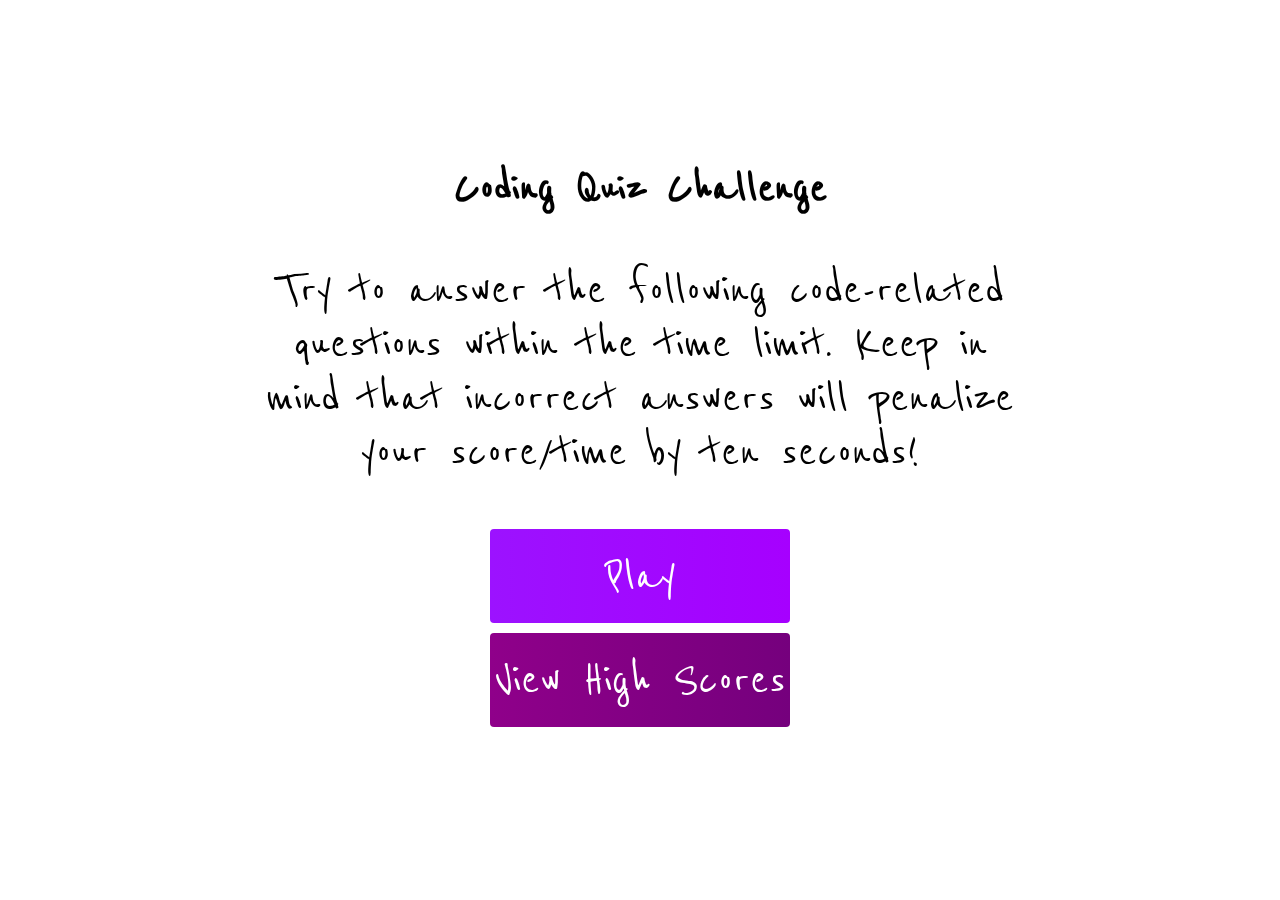
<file: index.html>
<!DOCTYPE html>
<html lang="en">
<head>
    <meta charset="UTF-8">
    <meta http-equiv="X-UA-Compatible" content="IE=edge" />
    <meta name="viewport" content="width=device-width, initial-scale=1.0" />
    <title>Homepage</title>
    <link rel="stylesheet" href="./assets/reset.css" />
    <link rel="stylesheet" href="./assets/style.css" />
    <link rel="preconnect" href="https://fonts.googleapis.com">
    <link rel="preconnect" href="https://fonts.gstatic.com" crossorigin>
    <link href="https://fonts.googleapis.com/css2?family=Reenie+Beanie&display=swap" rel="stylesheet">
</head>
<body>
    <div class="container">
        <div id="home" class="flex-column flex-center">
            <h1>Coding Quiz Challenge</h1>
            <p>Try to answer the following code-related questions within the time limit.
                Keep in mind that incorrect answers will penalize your score/time
                by ten seconds!
            </p>
            <a href="./game.html" class="btn">Play</a>
            <a href="./highscores.html" id="highscore-btn" class="btn">View High Scores</a>
        </div>
    </div>


    <!-- <script src="./assets/script.js"></script> -->
</body>
</html>
</file>
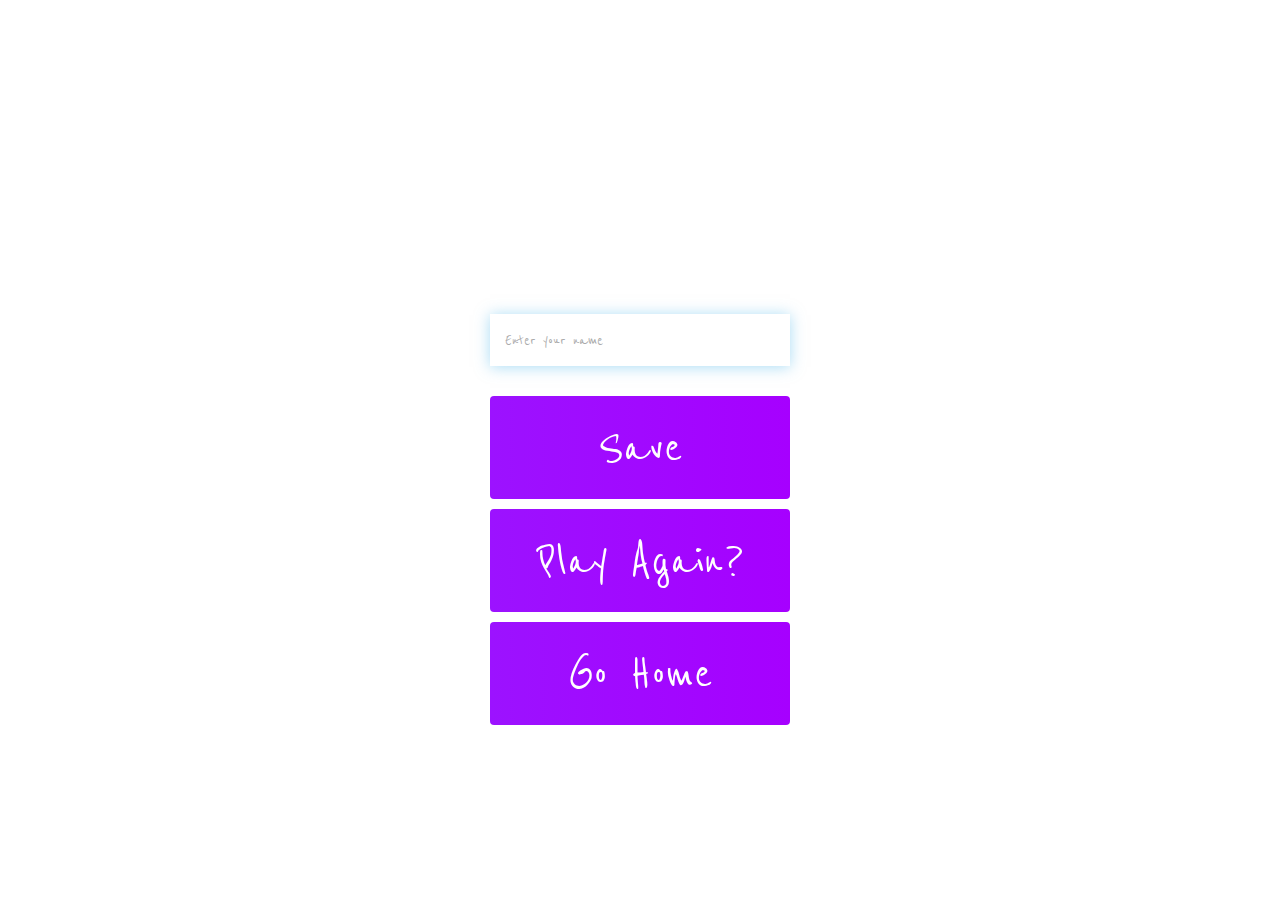
<file: end.html>
<!DOCTYPE html>
<html lang="en">
<head>
    <meta charset="UTF-8">
    <meta http-equiv="X-UA-Compatible" content="IE=edge">
    <meta name="viewport" content="width=device-width, initial-scale=1.0">
    <title>Document</title>
    <link rel="stylesheet" href="./assets/style.css">
    <link rel="preconnect" href="https://fonts.googleapis.com">
    <link rel="preconnect" href="https://fonts.gstatic.com" crossorigin>
    <link href="https://fonts.googleapis.com/css2?family=Reenie+Beanie&display=swap" rel="stylesheet">
</head>
<body>
    <div class="container">
        <div id="end" class="flex-center flex-column">
            <h1 id="finalScore">0</h1>
            <form action="" class="end-form-container">
                <h2 id="end-text">Enter your name below to save
                    your score!</h2>
                <input type="text" name="name" id="username"
                placeholder="Enter your name">
                <button class="btn" id="saveScoreBtn" type="Submit" onClick="saveHighScore(event)" disabled>Save</button>
            </form>
            <a href="./game.html" class="btn">Play Again?</a>
            <a href="./index.html" class="btn">Go Home</a>
        </div>
    </div>
    <script src="./assets/end.js"></script>
</body>
</html>
</file>
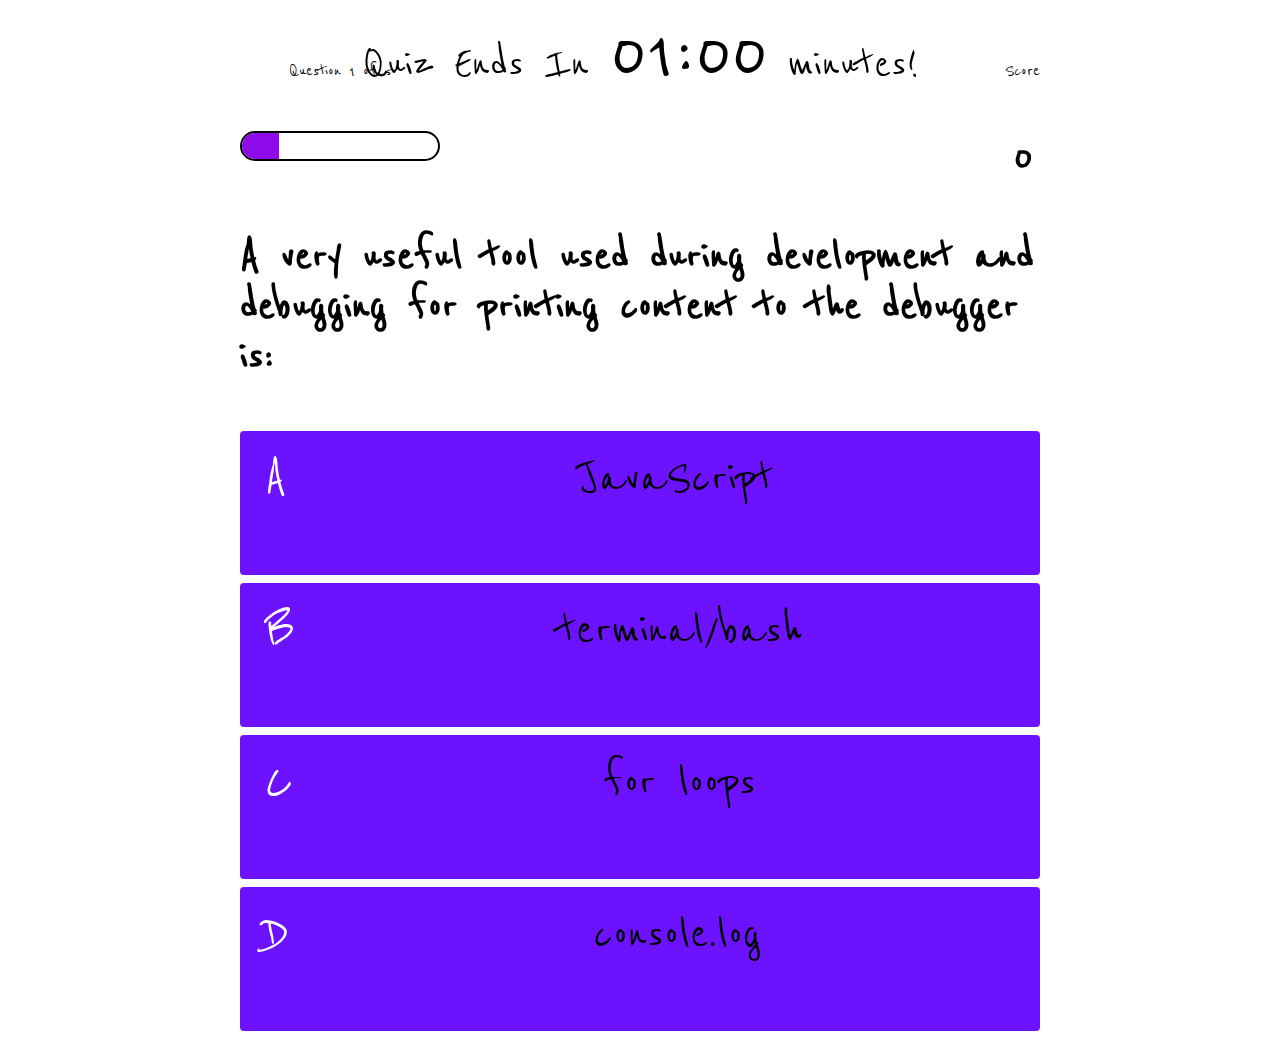
<file: game.html>
<!DOCTYPE html>
<html lang="en">
<head>
    <meta charset="UTF-8">
    <meta http-equiv="X-UA-Compatible" content="IE=edge">
    <meta name="viewport" content="width=device-width, initial-scale=1.0">
    <title>Quiz Page</title>
    <link rel="stylesheet" href="./assets/reset.css">
    <link rel="stylesheet" href="./assets/style.css">
    <link rel="stylesheet" href="./assets/game.css">
    <link rel="preconnect" href="https://fonts.googleapis.com">
    <link rel="preconnect" href="https://fonts.gstatic.com" crossorigin>
    <link href="https://fonts.googleapis.com/css2?family=Reenie+Beanie&display=swap" rel="stylesheet">
</head>
<body>
    <!-- Timer -->
    <div class="timer">Quiz Ends In <span id="time">01:00</span> minutes!</div>
    <!-- End Timer -->
    <div class="container">
        <div id="game" class="justify-center flex-column">
            <div id="hud">
                <div class="hud-item">
                    <p id="progressText" class="hud-prefix">
                        Question
                    </p>
                    <div id="progressBar">
                        <div id="progressBarFull"></div>
                    </div>
                </div>
                <div class="hud-item">
                    <p class="hud-prefix">
                        Score
                    </p>
                    <h1 class="hud-main-text" id="score">
                        0
                    </h1>
                </div>
            </div>
            <h1 id="question">What is the answer to this question</h1>
            <div class="choice-container">
                <p class="choice-prefix">A</p>
                <p class="choice-text" data-number="1">Choice</p>
            </div>
            <div class="choice-container">
                <p class="choice-prefix">B</p>
                <p class="choice-text" data-number="2">Choice 2</p>
            </div>
            <div class="choice-container">
                <p class="choice-prefix">C</p>
                <p class="choice-text" data-number="3">Choice 3</p>
            </div>
            <div class="choice-container">
                <p class="choice-prefix">D</p>
                <p class="choice-text" data-number="4">Choice 4</p>
            </div>
        </div>
    </div>
    <script src="./assets/game.js"></script>
</body>
</html>
</file>
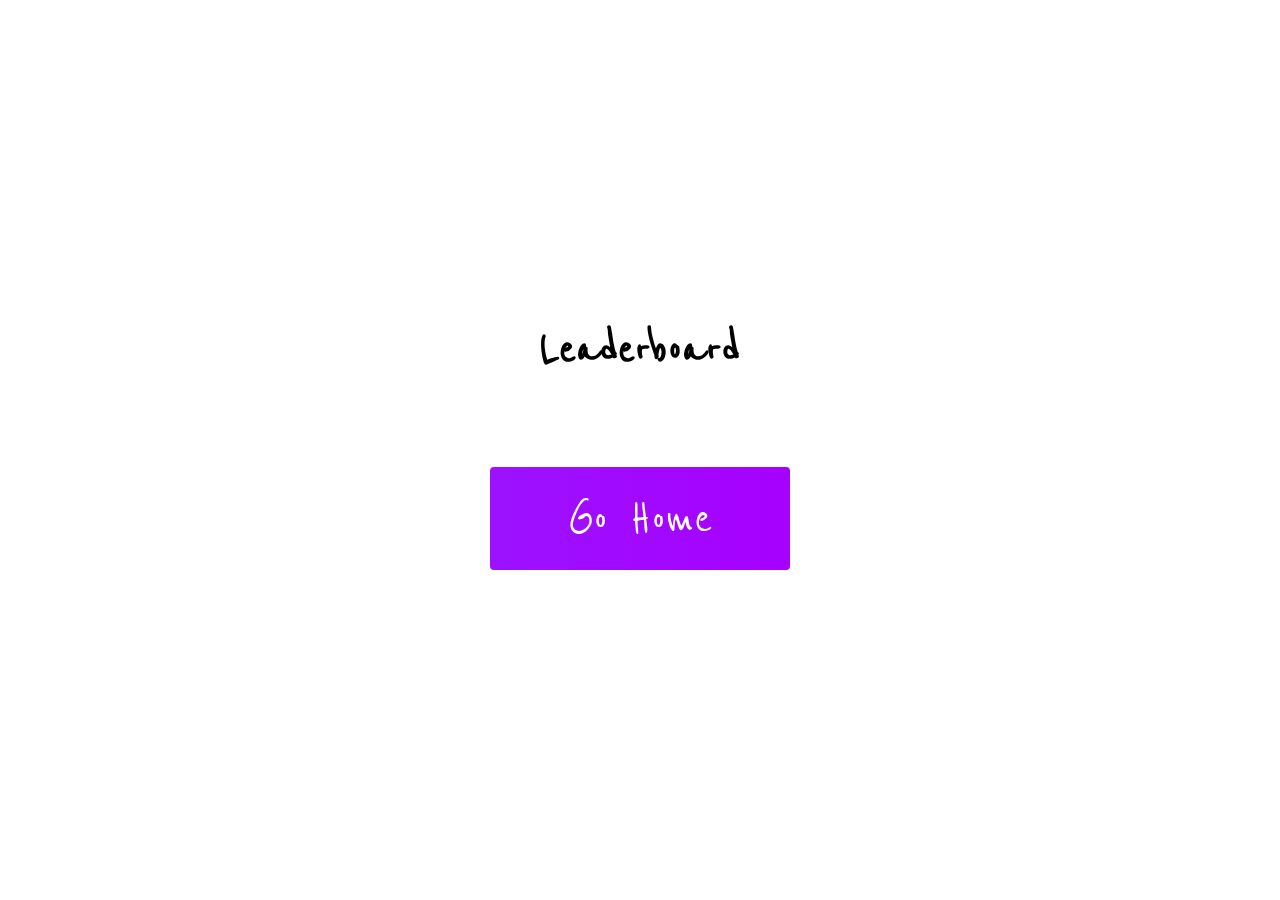
<file: highscores.html>
<!DOCTYPE html>
<html lang="en">
<head>
    <meta charset="UTF-8">
    <meta http-equiv="X-UA-Compatible" content="IE=edge">
    <meta name="viewport" content="width=device-width, initial-scale=1.0">
    <title>High Scores</title>
    <link rel="stylesheet" href="./assets/style.css">
    <link rel="stylesheet" href="./assets/highscores.css">
    <link rel="preconnect" href="https://fonts.googleapis.com">
    <link rel="preconnect" href="https://fonts.gstatic.com" crossorigin>
    <link href="https://fonts.googleapis.com/css2?family=Reenie+Beanie&display=swap" rel="stylesheet">
</head>
<body>
    <div class="container">
        <div id="highScores" class="flex-center flex-column">
            <h1 id="finalScore">Leaderboard</h1>
            <ul id="highScoresList"></ul>
            <a href="./index.html" class="btn">Go Home</a>
        </div>
    </div>
    <script src="./assets/highscores.js"></script>
</body>
</html>
</file>
<file: assets/style.css>
:root {
     background-color: rgb(255, 255, 255)
 }

 *{
     box-sizing: border-box;
     margin: 0;
     padding: 0;
     font-size: 62.5%;
     font-family: 'Reenie Beanie', cursive;

 }
/* Coding Quiz Challege */
 h1 {
    font-size: 5rem;
    color: rgb(0, 0, 0);
    margin-bottom: 5rem;
 }
/* Instructions */
 p {
    font-size: 5.4rem;
    color: rgb(0, 0, 0);
    margin-bottom: 5rem;
    text-align: center;
 }

 h2 {
     font-size: 4.2rem;
     margin-bottom: 4rem;
}

.container {
    width: 100vw;
    height: 100vh;
    display: flex;
    justify-content: center;
    align-items: center;
    max-width: 80rem;
    margin: 0 auto;
    padding: 2rem;
}

.flex-column {
    display: flex;
    flex-direction: column;
}

.flex-center {
    justify-content: center;
    align-items: center;

}

.justify-center {
    justify-content: center;
}

.text-center {
    text-align: center;
}

.hidden {
    display: none;
}
/* Play Button */
.btn {
    font-size: 5.4rem;
    padding: 2rem 0;
    width: 30rem;
    text-align: center;
    margin-bottom: 1rem;
    text-decoration: none;
    color: rgb(255, 255, 255);
    background: linear-gradient(90deg, rgb(156, 18, 255) 0%, rgb(166, 0, 255) 100%);
    border-radius: 4px;
}
/* Button Glow */
.btn:hover {
    cursor: pointer;
    box-shadow: 0 0.4rem 1.4rem 0 rgb(0, 115, 255);
    transition: transform 150ms;
    transform: scale(1.03);
}

.btn[disabled]:hover {
    cursor: not-allowed;
    box-shadow: none;
    transform: none;
}
/* View High Scores Button */
#highscore-btn {
    background: linear-gradient(90deg, rgb(143, 0, 138) 0%, rgb(117, 0, 125) 100%);
}
/* Button Glow */
#highscore-btn:hover {
    box-shadow: 0 0.4rem 1.4rem 0 rgb(0, 183, 255);
}

/* End Page CSS */
.end-form-container {
    width: 100%;
    display: flex;
    flex-direction: column;
    align-items: center;
    max-width: 30rem;
}

input {
    margin-bottom: 1rem;
    width: 20rem;
    padding: 1.5rem;
    font-size: 1.8rem;
    border: none;
    box-shadow: 0 0.1rem 1.4rem 0 rgba(86, 185, 235, 0.5);

}

input::placeholder {
    color: #aaa;
}

#username {
    margin-bottom: 3rem;
    width: 100%;
    outline: none;

}

#end-text {
    font-size: 2.4rem;
    color: rgb(255, 255, 255);
    text-align: center;

}

#saveScoreBtn {
    border: none;

}

.fa-home {
    margin-left: 1rem;
    font-size: 2rem;
    color: rgb(17, 16, 16);
}
</file>
<file: assets/game.css>
body {
    color: #fff;
}
/* Timer words */
.timer {
    font-size: 5rem;
    color: black;
    text-align: center;
}
/* Timer Actual Time */
#time {
    font-size: 10rem;
}

.choice-container {
    display: flex;
    margin-bottom: 0.8rem;
    width: 100%;
    border-radius: 4px;
    background: rgb(109, 18, 255);
    font-size: 3rem;
    min-width: 80rem;
}

.choice-container:hover {
    cursor: pointer;
    box-shadow: 0 0.4rem 1.4rem 0 rgb(127, 6, 247);
    transform: scale(1.02);
    transition: transform 100ms;
}

.choice-prefix {
    padding: 2rem 2.5rem;
    color: rgb(255, 255, 255);
}

.choice-text {
    padding: 2rem;
    width: 100%;
}

.correct {
    background: linear-gradient(32deg, rgba(11, 233, 36) 0%, rgb(41, 232, 111) 100%);
}

.incorrect {
    background: linear-gradient(32deg, rgba(230, 29, 29, 1) 0%, rgb(224, 11, 11, 1) 100%);
}

/* Heads up display */
#hud{
    display: flex;
    justify-content: space-between;
}

.hud-prefix {
    text-align: center;
    font-size: 2rem;
}

.hud-main-text {
    text-align: center;
}

#progressBar {
    width: 20rem;
    height: 3rem;
    border: 0.2rem solid rgb(0, 0, 0);
    margin-top: 2rem;
    border-radius: 50px;
    overflow: hidden;
}

#progressBarFull {
    height: 100%;
    background: rgb(140, 11, 232);
    width: 0%;
}

@media screen and (max-width: 768px) {
    .choice-container {
        min-width: 40rem;
    }
}
</file>
<file: assets/highscores.css>
body {
    color: rgb(0, 0, 0);

}

#highScoresList {
    list-style: none;
    margin-bottom: 4rem;
}

.high-score {
    font-size: 5rem;
    margin-bottom: 0.5rem;
}
</file>
